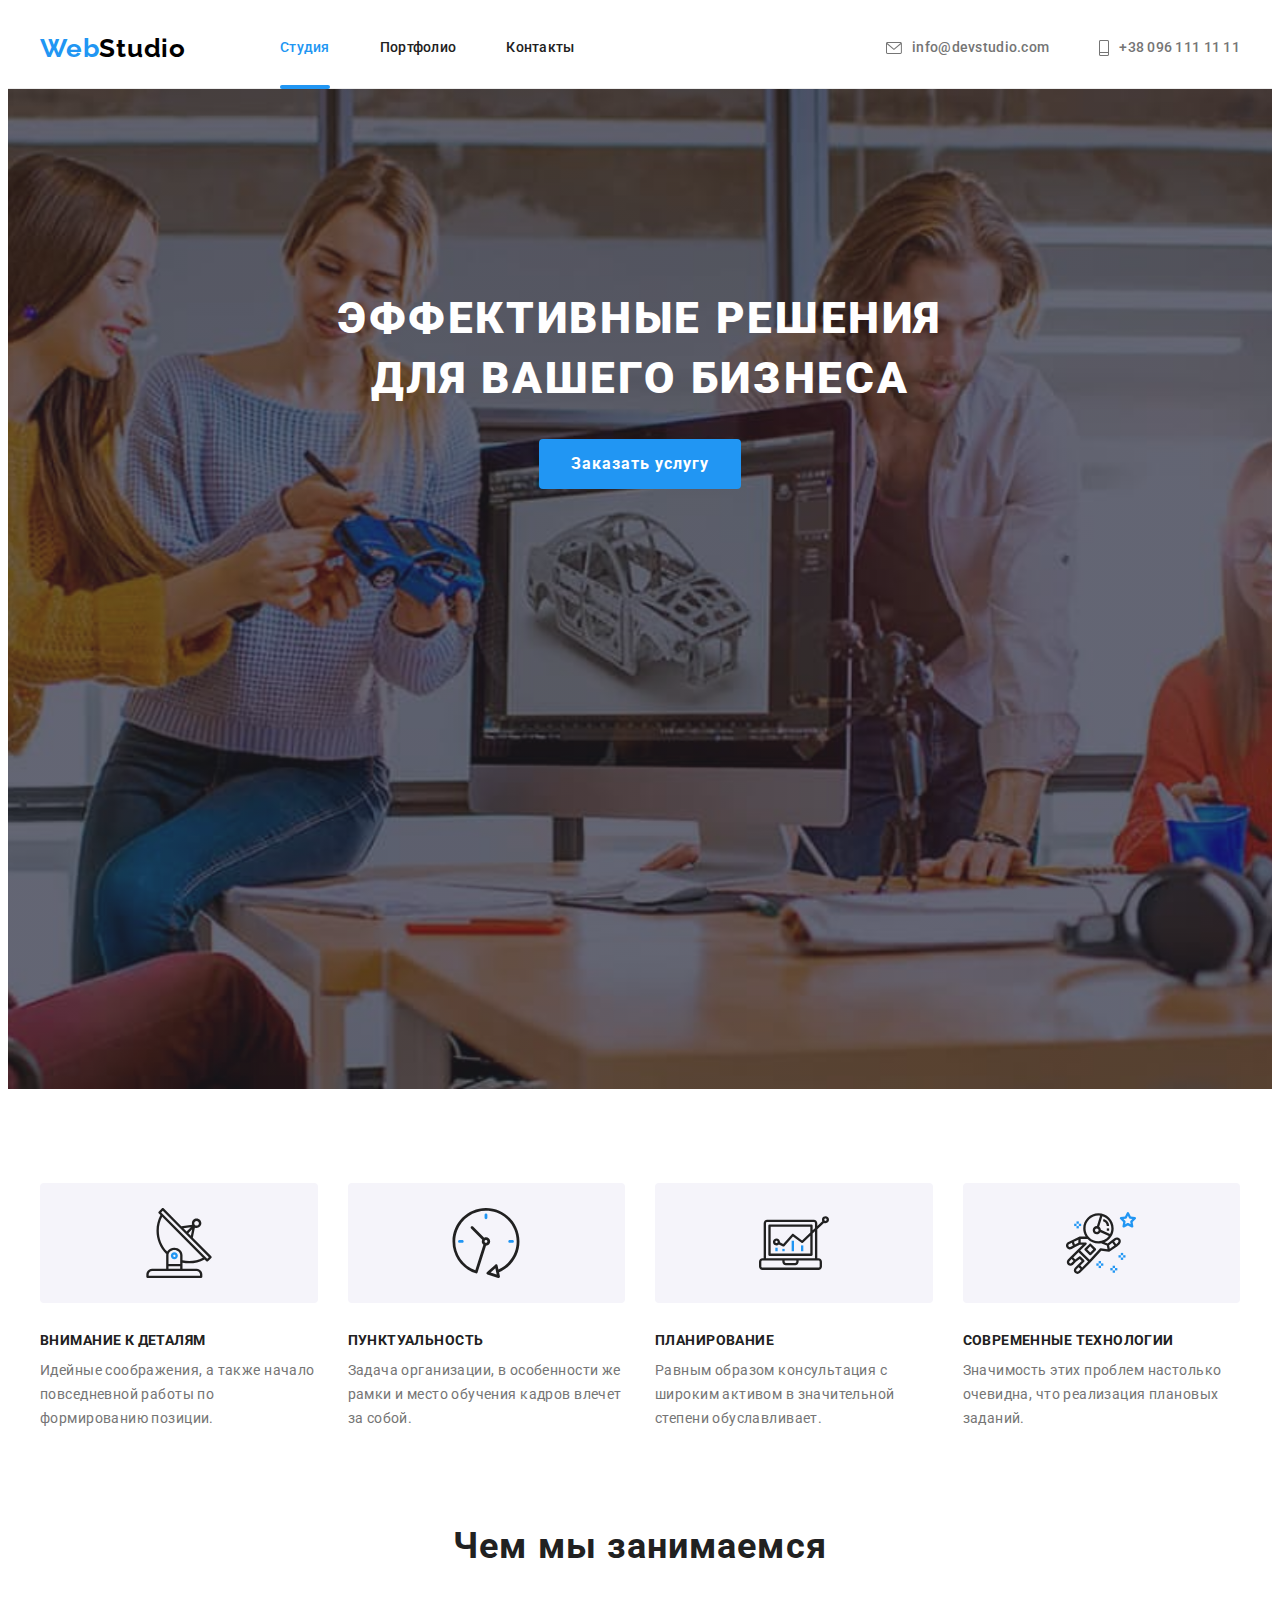
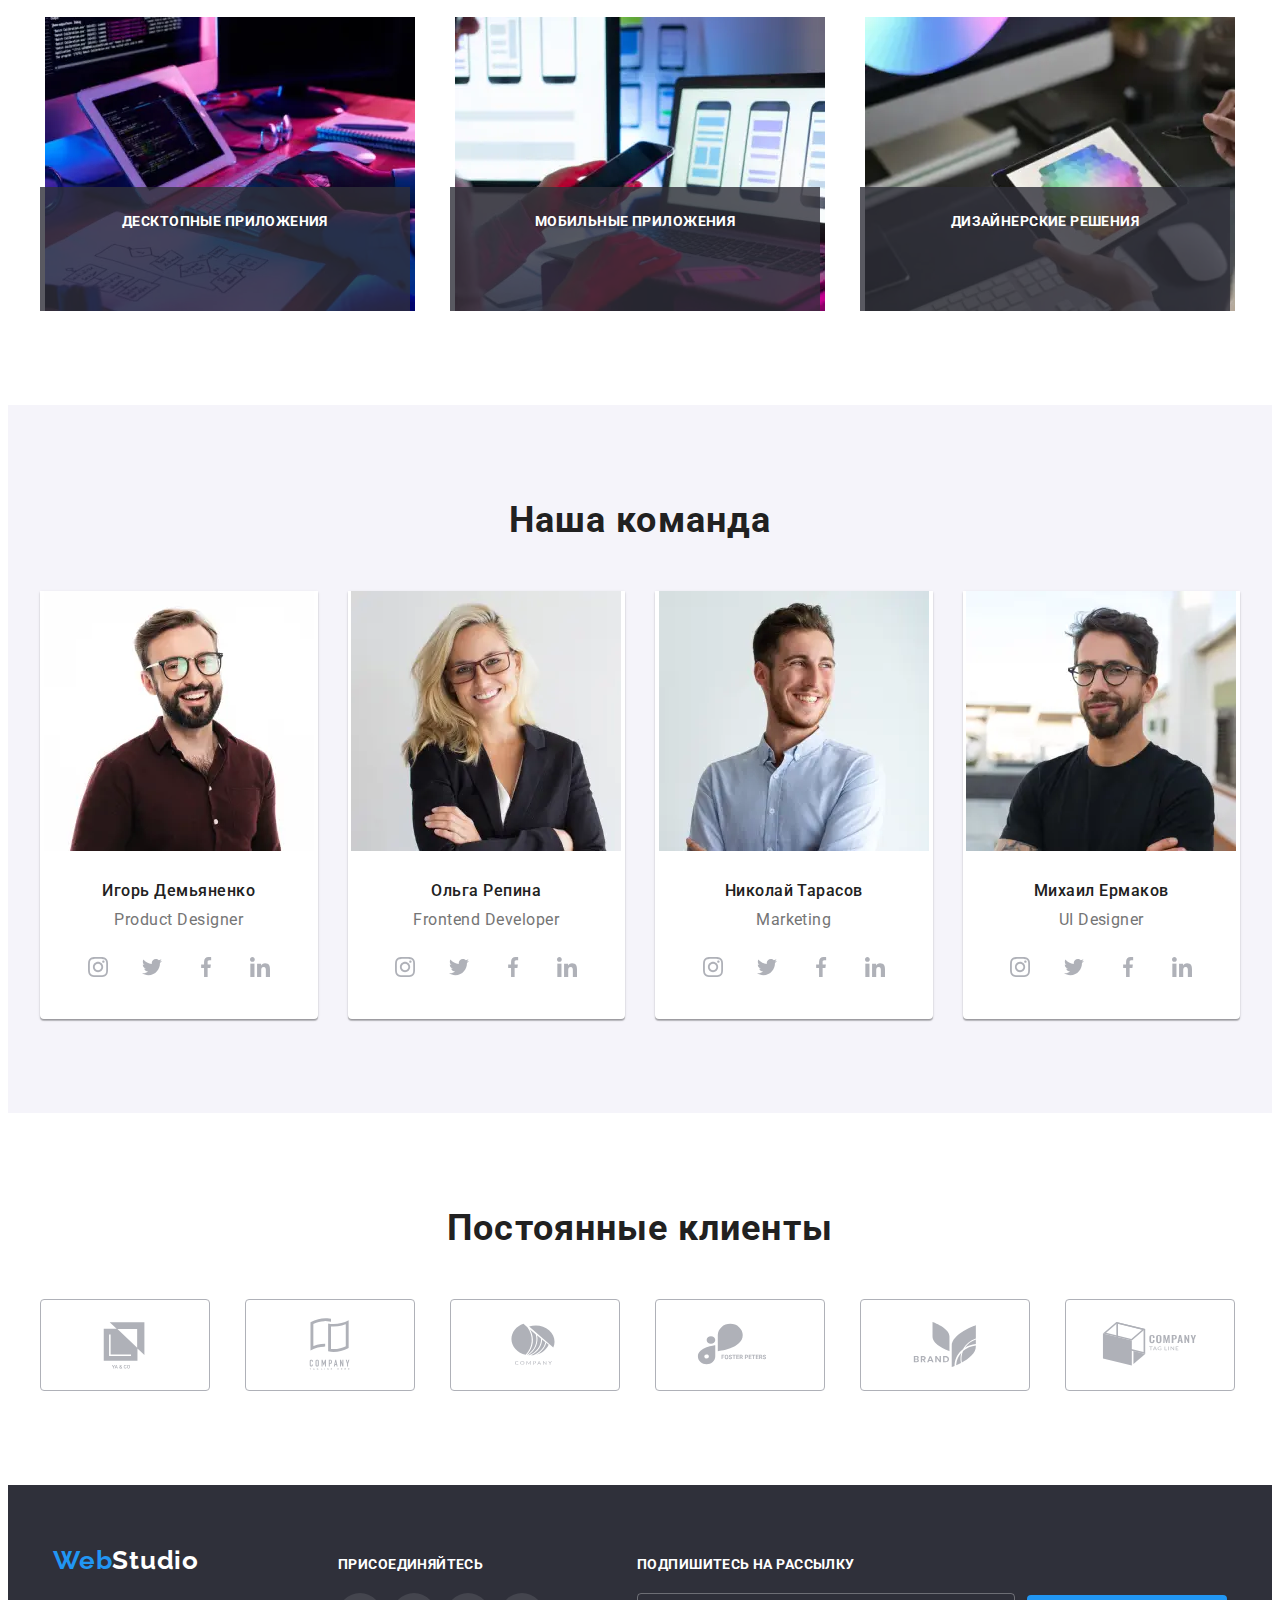
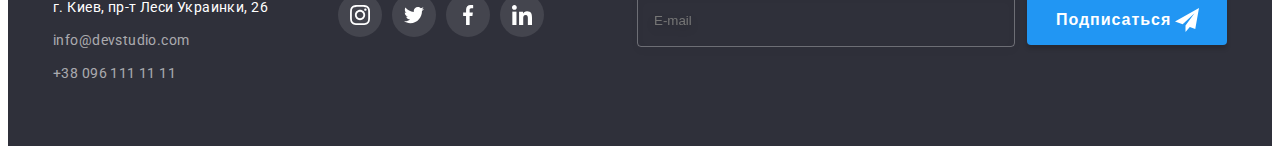
<file: index.html>
<!DOCTYPE html>
<html lang="ru">
  <head>
    <meta charset="UTF-8" />
    <meta http-equiv="X-UA-Compatible" content="IE=edge" />
    <meta name="viewport" content="width=device-width, initial-scale=1.0" />
    <link rel="preconnect" href="https://fonts.googleapis.com" />
    <link rel="preconnect" href="https://fonts.gstatic.com" crossorigin />
    <link
      href="https://fonts.googleapis.com/css2?family=Montserrat:wght@400;700&family=Raleway:wght@700&family=Roboto:wght@400;500;700;900&display=swap"
      rel="stylesheet"
    />
    <link
      rel="stylesheet"
      href="https://cdnjs.cloudflare.com/ajax/libs/modern-normalize/1.1.0/modern-normalize.min.css"
      integrity="sha512-wpPYUAdjBVSE4KJnH1VR1HeZfpl1ub8YT/NKx4PuQ5NmX2tKuGu6U/JRp5y+Y8XG2tV+wKQpNHVUX03MfMFn9Q=="
      crossorigin="anonymous"
      referrerpolicy="no-referrer"
    />
    <link rel="stylesheet" href="./css/main.min.css" />
    <title>WebStudio</title>
  </head>
  <body>
    <!-- header -->
    <header class="header">
      <div class="container">
        <a href="#" class="logo logo__header link"
          ><span class="logo__primary">Web</span
          ><span class="logo__secondary-header">Studio</span></a
        >
        <nav class="navigation">
          <ul class="menu-list list">
            <li class="menu-list__item">
              <a href="./index.html" class="menu-list__link link current">Студия</a>
            </li>
            <li class="menu-list__item">
              <a href="./portfolio.html" class="menu-list__link link">Портфолио</a>
            </li>
            <li class="menu-list__item">
              <a href="" class="menu-list__link link">Контакты</a>
            </li>
          </ul>
        </nav>
        <button type="button" class="menu-open-btn">
          <svg class="menu-open-btn__icon" width="40" height="40">
            <use href="./images/icons.svg#icon-menu_40px"></use>
          </svg>
        </button>
        <ul class="contacts list">
          <li class="contacts__item">
            <a href="mailto:info@devstudio.com" class="contacts__link link">
              <svg class="contacts__mail-icon">
                <use href="./images/icons.svg#icon-mail"></use>
              </svg>
              info@devstudio.com</a
            >
          </li>
          <li class="contacts__item">
            <a href="tel:+380961111111" class="contacts__link link">
              <svg class="contacts__tel-icon">
                <use href="./images/icons.svg#icon-tel"></use>
              </svg>
              +38 096 111 11 11</a
            >
          </li>
        </ul>
      </div>
      <div class="mob-menu is-hidden">
        <div class="container">
          <div class="mob-menu-top">
            <button type="button" class="menu-close-btn">
              <svg class="menu-close-btn__icon" width="40" height="40">
                <use href="./images/icons.svg#icon-close_40px"></use>
              </svg>
            </button>
            <ul class="mob-menu-list list">
              <li class="mob-menu-list__item">
                <a href="./index.html" class="mob-menu-list__link link current">Студия</a>
              </li>
              <li class="mob-menu-list__item">
                <a href="./portfolio.html" class="mob-menu-list__link link">Портфолио</a>
              </li>
              <li class="mob-menu-list__item">
                <a href="#" class="mob-menu-list__link link">Контакты</a>
              </li>
            </ul>
          </div>
          <div class="mob-menu-bottom">
            <ul class="mob-contacts list">
              <li class="mob-contacts__item">
                <a href="tel:+380961111111" class="mob-contacts__tel link"> +38 096 111 11 11</a>
              </li>
              <li class="mob-contacts__item">
                <a href="mailto:info@devstudio.com" class="mob-contacts__mail link">
                  info@devstudio.com</a
                >
              </li>
            </ul>
            <ul class="mob-soc list">
              <li class="mob-soc__item">
                <a href="#" class="mob-soc__link link">Instagram</a>
              </li>
              <li class="mob-soc__item">
                <a href="#" class="mob-soc__link link">Twitter</a>
              </li>
              <li class="mob-soc__item">
                <a href="#" class="mob-soc__link link">Facebook</a>
              </li>
              <li class="mob-soc__item">
                <a href="#" class="mob-soc__link link">LinkedIn</a>
              </li>
            </ul>
          </div>
        </div>
      </div>
    </header>
    <main>
      <!-- hero -->
      <section class="hero">
        <div class="container">
          <h1 class="hero__title">Эффективные решения для вашего бизнеса</h1>
          <button type="button" class="hero__but" data-modal-open>Заказать услугу</button>
        </div>
      </section>
      <!-- skills -->
      <section class="skills section">
        <div class="container">
          <h2 class="section-title visually-hidden">Наши навыки</h2>
          <ul class="skills__list list">
            <li class="skills__item">
              <div class="skills__logo">
                <svg class="skills__icon" width="70" height="70">
                  <use href="./images/icons.svg#icon-antena"></use>
                </svg>
              </div>
              <h3 class="skills__subtitle">Внимание к деталям</h3>
              <p class="skills__text">
                Идейные соображения, а также начало повседневной работы по формированию позиции.
              </p>
            </li>
            <li class="skills__item">
              <div class="skills__logo">
                <svg class="skills__icon" width="70" height="70">
                  <use href="./images/icons.svg#icon-clock"></use>
                </svg>
              </div>
              <h3 class="skills__subtitle">Пунктуальность</h3>
              <p class="skills__text">
                Задача организации, в особенности же рамки и место обучения кадров влечет за собой.
              </p>
            </li>
            <li class="skills__item">
              <div class="skills__logo">
                <svg class="skills__icon" width="70" height="70">
                  <use href="./images/icons.svg#icon-diagram"></use>
                </svg>
              </div>
              <h3 class="skills__subtitle">Планирование</h3>
              <p class="skills__text">
                Равным образом консультация с широким активом в значительной степени обуславливает.
              </p>
            </li>
            <li class="skills__item">
              <div class="skills__logo">
                <svg class="skills__icon" width="70" height="70">
                  <use href="./images/icons.svg#icon-astronaut"></use>
                </svg>
              </div>
              <h3 class="skills__subtitle">Современные технологии</h3>
              <p class="skills__text">
                Значимость этих проблем настолько очевидна, что реализация плановых заданий.
              </p>
            </li>
          </ul>
        </div>
      </section>
      <!-- PRODUCTS -->
      <section class="products">
        <div class="container">
          <h2 class="section-title">Чем мы занимаемся</h2>
          <ul class="products__list list">
            <li class="products__item">
              <div class="products__box">
                <picture>
                  <source
                    srcset="./images/products/box1.webp 1x, ./images/products/box1@2x.webp 2x"
                    media="(min-width: 1200px)"
                    type="image/webp"
                  />
                  <source
                    srcset="./images/products/box1.jpg 1x, ./images/products/box1@2x.jpg 2x"
                    media="(min-width: 1200px)"
                  />
                  <img src="#" alt="Специалист набирает код" />
                </picture>
                <h3 class="products__label">Десктопные приложения</h3>
              </div>
            </li>
            <li class="products__item">
              <div class="products__box">
                <picture>
                  <source
                    srcset="./images/products/box2.webp 1x, ./images/products/box2@2x.webp 2x"
                    media="(min-width: 1200px)"
                    type="image/webp"
                  />
                  <source
                    srcset="./images/products/box2.jpg 1x, ./images/products/box2@2x.jpg 2x"
                    media="(min-width: 1200px)"
                  />
                  <img src="#" alt="Специалист анализирует товар" />
                </picture>
                <h3 class="products__label">Мобильные приложения</h3>
              </div>
            </li>
            <li class="products__item">
              <div class="products__box">
                <picture>
                  <source
                    srcset="./images/products/box3.webp 1x, ./images/products/box3@2x.webp 2x"
                    media="(min-width: 1200px)"
                    type="image/webp"
                  />
                  <source
                    srcset="./images/products/box3.jpg 1x, ./images/products/box3@2x.jpg 2x"
                    media="(min-width: 1200px)"
                  />
                  <img src="#" alt="Специалист занимается дизайном" />
                </picture>
                <h3 class="products__label">Дизайнерские решения</h3>
              </div>
            </li>
          </ul>
        </div>
      </section>
      <!-- specialist -->
      <section class="specialist section">
        <div class="container">
          <h2 class="section-title">Наша команда</h2>
          <ul class="specialist__list list">
            <li class="specialist__item">
              <picture>
                <source
                  srcset="
                    ./images/specialists/photo1-desktop.webp    1x,
                    ./images/specialists/photo1-desktop@2x.webp 2x
                  "
                  media="(min-width: 1200px)"
                  type="image/webp"
                />
                <source
                  srcset="
                    ./images/specialists/photo1-desktop.jpg    1x,
                    ./images/specialists/photo1-desktop@2x.jpg 2x
                  "
                  media="(min-width: 1200px)"
                />
                <source
                  srcset="
                    ./images/specialists/photo1-tablet.webp    1x,
                    ./images/specialists/photo1-tablet@2x.webp 2x
                  "
                  media="(min-width: 768px)"
                  type="image/webp"
                />
                <source
                  srcset="
                    ./images/specialists/photo1-tablet.jpg    1x,
                    ./images/specialists/photo1-tablet@2x.jpg 2x
                  "
                  media="(min-width: 768px)"
                />
                <source
                  srcset="
                    ./images/specialists/photo1-mob.webp    1x,
                    ./images/specialists/photo1-mob@2x.webp 2x
                  "
                  media="(min-width: 480px)"
                  type="image/webp"
                />
                <source
                  srcset="
                    ./images/specialists/photo1-mob.jpg    1x,
                    ./images/specialists/photo1-mob@2x.jpg 2x
                  "
                  media="(min-width: 480px)"
                />
                <img
                  class="specialists__photo"
                  src="./images/specialists/photo1-mob.jpg"
                  alt="Фото специалиста"
                />
              </picture>
              <div class="specialist__card">
                <h3 class="specialist__name">Игорь Демьяненко</h3>
                <p lang="en" class="specialist__profession">Product Designer</p>
                <ul class="social-list list">
                  <li class="social-list__item">
                    <a href="#" class="social-list__link">
                      <svg class="social-list__icon" width="20" height="20">
                        <use href="./images/icons.svg#icon-instagram"></use>
                      </svg>
                    </a>
                  </li>
                  <li class="social-list__item">
                    <a href="#" class="social-list__link">
                      <svg class="social-list__icon" width="20" height="20">
                        <use href="./images/icons.svg#icon-twitter"></use>
                      </svg>
                    </a>
                  </li>
                  <li class="social-list__item">
                    <a href="#" class="social-list__link">
                      <svg class="social-list__icon" width="20" height="20">
                        <use href="./images/icons.svg#icon-facebook"></use>
                      </svg>
                    </a>
                  </li>
                  <li class="social-list__item">
                    <a href="#" class="social-list__link">
                      <svg class="social-list__icon" width="20" height="20">
                        <use href="./images/icons.svg#icon-linkedin"></use>
                      </svg>
                    </a>
                  </li>
                </ul>
              </div>
            </li>
            <li class="specialist__item">
              <picture>
                <source
                  srcset="
                    ./images/specialists/photo2-desktop.webp    1x,
                    ./images/specialists/photo2-desktop@2x.webp 2x
                  "
                  media="(min-width: 1200px)"
                  type="image/webp"
                />
                <source
                  srcset="
                    ./images/specialists/photo2-desktop.jpg    1x,
                    ./images/specialists/photo2-desktop@2x.jpg 2x
                  "
                  media="(min-width: 1200px)"
                />
                <source
                  srcset="
                    ./images/specialists/photo2-tablet.webp    1x,
                    ./images/specialists/photo2-tablet@2x.webp 2x
                  "
                  media="(min-width: 768px)"
                  type="image/webp"
                />
                <source
                  srcset="
                    ./images/specialists/photo2-tablet.jpg    1x,
                    ./images/specialists/photo2-tablet@2x.jpg 2x
                  "
                  media="(min-width: 768px)"
                />
                <source
                  srcset="
                    ./images/specialists/photo2-mob.webp    1x,
                    ./images/specialists/photo2-mob@2x.webp 2x
                  "
                  media="(min-width: 480px)"
                  type="image/webp"
                />
                <source
                  srcset="
                    ./images/specialists/photo2-mob.jpg    1x,
                    ./images/specialists/photo2-mob@2x.jpg 2x
                  "
                  media="(min-width: 480px)"
                />
                <img
                  class="specialists__photo"
                  src="./images/specialists/photo2-mob.jpg"
                  alt="Фото специалиста"
                />
              </picture>
              <div class="specialist__card">
                <h3 class="specialist__name">Ольга Репина</h3>
                <p lang="en" class="specialist__profession">Frontend Developer</p>
                <ul class="social-list list">
                  <li class="social-list__item">
                    <a href="#" class="social-list__link">
                      <svg class="social-list__icon" width="20" height="20">
                        <use href="./images/icons.svg#icon-instagram"></use>
                      </svg>
                    </a>
                  </li>
                  <li class="social-list__item">
                    <a href="#" class="social-list__link">
                      <svg class="social-list__icon" width="20" height="20">
                        <use href="./images/icons.svg#icon-twitter"></use>
                      </svg>
                    </a>
                  </li>
                  <li class="social-list__item">
                    <a href="#" class="social-list__link">
                      <svg class="social-list__icon" width="20" height="20">
                        <use href="./images/icons.svg#icon-facebook"></use>
                      </svg>
                    </a>
                  </li>
                  <li class="social-list__item">
                    <a href="#" class="social-list__link">
                      <svg class="social-list__icon" width="20" height="20">
                        <use href="./images/icons.svg#icon-linkedin"></use>
                      </svg>
                    </a>
                  </li>
                </ul>
              </div>
            </li>
            <li class="specialist__item">
              <picture>
                <source
                  srcset="
                    ./images/specialists/photo3-desktop.webp    1x,
                    ./images/specialists/photo3-desktop@2x.webp 2x
                  "
                  media="(min-width: 1200px)"
                  type="image/webp"
                />
                <source
                  srcset="
                    ./images/specialists/photo3-desktop.jpg    1x,
                    ./images/specialists/photo3-desktop@2x.jpg 2x
                  "
                  media="(min-width: 1200px)"
                />
                <source
                  srcset="
                    ./images/specialists/photo3-tablet.webp    1x,
                    ./images/specialists/photo3-tablet@2x.webp 2x
                  "
                  media="(min-width: 768px)"
                  type="image/webp"
                />
                <source
                  srcset="
                    ./images/specialists/photo3-tablet.jpg    1x,
                    ./images/specialists/photo3-tablet@2x.jpg 2x
                  "
                  media="(min-width: 768px)"
                />
                <source
                  srcset="
                    ./images/specialists/photo3-mob.webp    1x,
                    ./images/specialists/photo3-mob@2x.webp 2x
                  "
                  media="(min-width: 480px)"
                  type="image/webp"
                />
                <source
                  srcset="
                    ./images/specialists/photo3-mob.jpg    1x,
                    ./images/specialists/photo3-mob@2x.jpg 2x
                  "
                  media="(min-width: 480px)"
                />
                <img
                  class="specialists__photo"
                  src="./images/specialists/photo3-mob.jpg"
                  alt="Фото специалиста"
                />
              </picture>
              <div class="specialist__card">
                <h3 class="specialist__name">Николай Тарасов</h3>
                <p lang="en" class="specialist__profession">Marketing</p>
                <ul class="social-list list">
                  <li class="social-list__item">
                    <a href="#" class="social-list__link">
                      <svg class="social-list__icon" width="20" height="20">
                        <use href="./images/icons.svg#icon-instagram"></use>
                      </svg>
                    </a>
                  </li>
                  <li class="social-list__item">
                    <a href="#" class="social-list__link">
                      <svg class="social-list__icon" width="20" height="20">
                        <use href="./images/icons.svg#icon-twitter"></use>
                      </svg>
                    </a>
                  </li>
                  <li class="social-list__item">
                    <a href="#" class="social-list__link">
                      <svg class="social-list__icon" width="20" height="20">
                        <use href="./images/icons.svg#icon-facebook"></use>
                      </svg>
                    </a>
                  </li>
                  <li class="social-list__item">
                    <a href="#" class="social-list__link">
                      <svg class="social-list__icon" width="20" height="20">
                        <use href="./images/icons.svg#icon-linkedin"></use>
                      </svg>
                    </a>
                  </li>
                </ul>
              </div>
            </li>
            <li class="specialist__item">
              <picture>
                <source
                  srcset="
                    ./images/specialists/photo4-desktop.webp    1x,
                    ./images/specialists/photo4-desktop@2x.webp 2x
                  "
                  media="(min-width: 1200px)"
                  type="image/webp"
                />
                <source
                  srcset="
                    ./images/specialists/photo4-desktop.jpg    1x,
                    ./images/specialists/photo4-desktop@2x.jpg 2x
                  "
                  media="(min-width: 1200px)"
                />
                <source
                  srcset="
                    ./images/specialists/photo4-tablet.webp    1x,
                    ./images/specialists/photo4-tablet@2x.webp 2x
                  "
                  media="(min-width: 768px)"
                  type="image/webp"
                />
                <source
                  srcset="
                    ./images/specialists/photo4-tablet.jpg    1x,
                    ./images/specialists/photo4-tablet@2x.jpg 2x
                  "
                  media="(min-width: 768px)"
                />
                <source
                  srcset="
                    ./images/specialists/photo4-mob.webp    1x,
                    ./images/specialists/photo4-mob@2x.webp 2x
                  "
                  media="(min-width: 480px)"
                  type="image/webp"
                />
                <source
                  srcset="
                    ./images/specialists/photo4-mob.jpg    1x,
                    ./images/specialists/photo4-mob@2x.jpg 2x
                  "
                  media="(min-width: 480px)"
                />
                <img
                  class="specialists__photo"
                  src="./images/specialists/photo4-mob.jpg"
                  alt="Фото специалиста"
                />
              </picture>
              <div class="specialist__card">
                <h3 class="specialist__name">Михаил Ермаков</h3>
                <p lang="en" class="specialist__profession">UI Designer</p>
                <ul class="social-list list">
                  <li class="social-list__item">
                    <a href="#" class="social-list__link">
                      <svg class="social-list__icon" width="20" height="20">
                        <use href="./images/icons.svg#icon-instagram"></use>
                      </svg>
                    </a>
                  </li>
                  <li class="social-list__item">
                    <a href="#" class="social-list__link">
                      <svg class="social-list__icon" width="20" height="20">
                        <use href="./images/icons.svg#icon-twitter"></use>
                      </svg>
                    </a>
                  </li>
                  <li class="social-list__item">
                    <a href="#" class="social-list__link">
                      <svg class="social-list__icon" width="20" height="20">
                        <use href="./images/icons.svg#icon-facebook"></use>
                      </svg>
                    </a>
                  </li>
                  <li class="social-list__item">
                    <a href="#" class="social-list__link">
                      <svg class="social-list__icon" width="20" height="20">
                        <use href="./images/icons.svg#icon-linkedin"></use>
                      </svg>
                    </a>
                  </li>
                </ul>
              </div>
            </li>
          </ul>
        </div>
      </section>
      <!--clients-->
      <section class="client section">
        <div class="container">
          <h2 class="section-title">Постоянные клиенты</h2>
          <ul class="client__list list">
            <li class="client__item">
              <a href="#" class="client__link">
                <svg class="client__icon" width="106" height="60">
                  <use href="./images/icons.svg#icon-Logo-1"></use>
                </svg>
              </a>
            </li>
            <li class="client__item">
              <a href="#" class="client__link">
                <svg class="client__icon" width="106" height="60">
                  <use href="./images/icons.svg#icon-Logo-2"></use>
                </svg>
              </a>
            </li>
            <li class="client__item">
              <a href="#" class="client__link">
                <svg class="client__icon" width="106" height="60">
                  <use href="./images/icons.svg#icon-Logo-3"></use>
                </svg>
              </a>
            </li>
            <li class="client__item">
              <a href="#" class="client__link">
                <svg class="client__icon" width="106" height="60">
                  <use href="./images/icons.svg#icon-Logo-4"></use>
                </svg>
              </a>
            </li>
            <li class="client__item">
              <a href="#" class="client__link">
                <svg class="client__icon" width="106" height="60">
                  <use href="./images/icons.svg#icon-Logo-5"></use>
                </svg>
              </a>
            </li>
            <li class="client__item">
              <a href="#" class="client__link">
                <svg class="client__icon" width="106" height="60">
                  <use href="./images/icons.svg#icon-Logo-6"></use>
                </svg>
              </a>
            </li>
          </ul>
        </div>
      </section>
    </main>
    <!--footer-->
    <footer class="footer">
      <div class="container footer__container">
        <div class="footer__address">
          <a href="#" class="logo header-logo link"
            ><span class="logo__primary">Web</span
            ><span class="logo__secondary-footer">Studio</span></a
          >
          <address class="address">
            <ul class="address__list list">
              <li class="address__item">
                <a
                  href="https://goo.gl/maps/DNsTmjr46QaXx8pC7"
                  target="_blank"
                  rel="noopener, noindex, nofollow"
                  class="address__map link"
                  >г. Киев, пр-т Леси Украинки, 26</a
                >
              </li>
              <li class="address__item">
                <a href="mailto:info@devstudio.com" class="address__connection link"
                  >info@devstudio.com</a
                >
              </li>
              <li class="address__item">
                <a href="tel:+380961111111" class="address__connection link">+38 096 111 11 11</a>
              </li>
            </ul>
          </address>
        </div>
        <div class="footer-soc">
          <h3 class="footer-soc__title">присоединяйтесь</h3>
          <ul class="footer-soc__list list">
            <li class="footer-soc__item">
              <a href="#" class="footer-soc__link">
                <svg class="footer-soc__icon" width="20" height="20">
                  <use href="./images/icons.svg#icon-instagram"></use>
                </svg>
              </a>
            </li>
            <li class="footer-soc__item">
              <a href="#" class="footer-soc__link">
                <svg class="footer-soc__icon" width="20" height="20">
                  <use href="./images/icons.svg#icon-twitter"></use>
                </svg>
              </a>
            </li>
            <li class="footer-soc__item">
              <a href="#" class="footer-soc__link">
                <svg class="footer-soc__icon" width="20" height="20">
                  <use href="./images/icons.svg#icon-facebook"></use>
                </svg>
              </a>
            </li>
            <li class="footer-soc__item">
              <a href="#" class="footer-soc__link">
                <svg class="footer-soc__icon" width="20" height="20">
                  <use href="./images/icons.svg#icon-linkedin"></use>
                </svg>
              </a>
            </li>
          </ul>
        </div>
        <div class="subscription">
          <h3 class="subscription__title">Подпишитесь на рассылку</h3>
          <form class="subscription__form">
            <input
              type="email"
              name="email"
              class="subscription__email-input"
              placeholder="E-mail"
              required
            />
            <div class="subscription-wrap">
              <button type="submit" class="subscription__but">Подписаться</button>
              <svg class="subscription__icon" width="24" height="24">
                <use href="./images/icons.svg#icon-icon-send"></use>
              </svg>
            </div>
          </form>
        </div>
      </div>
    </footer>
    <!--modal-hero-studia-->
    <div class="backdrop is-hidden" data-modal>
      <div class="modal">
        <button type="button" class="modal-close-but" data-modal-close>
          <svg class="modal-close-icon" width="18" height="18">
            <use href="./images/icons.svg#icon-close-black-18dp-2-1"></use>
          </svg>
        </button>
        <p class="modal-title">Оставьте свои данные, мы вам перезвоним</p>
        <form>
          <div class="modal-field">
            <label class="modal-label" for="username">Имя</label>
            <div class="modal-input-wrap">
              <input
                type="text"
                name="username"
                class="modal-input"
                autofocus
                required
                minlength="2"
                id="username"
              />
              <svg class="modal-input-icon" width="18" height="18">
                <use href="./images/icons.svg#icon-person-black-18dp-1"></use>
              </svg>
            </div>
          </div>

          <div class="modal-field">
            <label class="modal-label" for="phone_number">Телефон</label>
            <div class="modal-input-wrap">
              <input
                type="tel"
                name="phone_number"
                class="modal-input"
                required
                minlength="6"
                id="phone_number"
              />
              <svg class="modal-input-icon" width="18" height="18">
                <use href="./images/icons.svg#icon-phone-black-18dp-1"></use>
              </svg>
            </div>
          </div>
          <div class="modal-field">
            <label class="modal-label" for="email">Почта</label>
            <div class="modal-input-wrap">
              <input type="email" name="email" class="modal-input" required id="email" />
              <svg class="modal-input-icon" width="18" height="18">
                <use href="./images/icons.svg#icon-email-black-18dp-1"></use>
              </svg>
            </div>
          </div>
          <div class="modal-field textarea">
            <label class="modal-label">Комментарий</label>
            <textarea
              name="Комментарий"
              rows="10"
              placeholder="Введите текст"
              class="textarea__text"
            ></textarea>
          </div>
          <div class="modal-checkbox">
            <input
              type="checkbox"
              class="modal-checkbox__check visually-hidden"
              id="modal-checkbox__check"
              name="policy"
              value="policy"
            />
            <label for="modal-checkbox__check" class="modal-checkbox__text"
              >Соглашаюсь с рассылкой и принимаю
              <a href="#" class="modal-checkbox__link"> Условия договора</a></label
            >
          </div>
          <button type="submit" class="modal-but">Отправить</button>
        </form>
      </div>
    </div>
    <script src="./js/modal.js"></script>
    <script src="./js/menu.js"></script>
  </body>
</html>
</file>
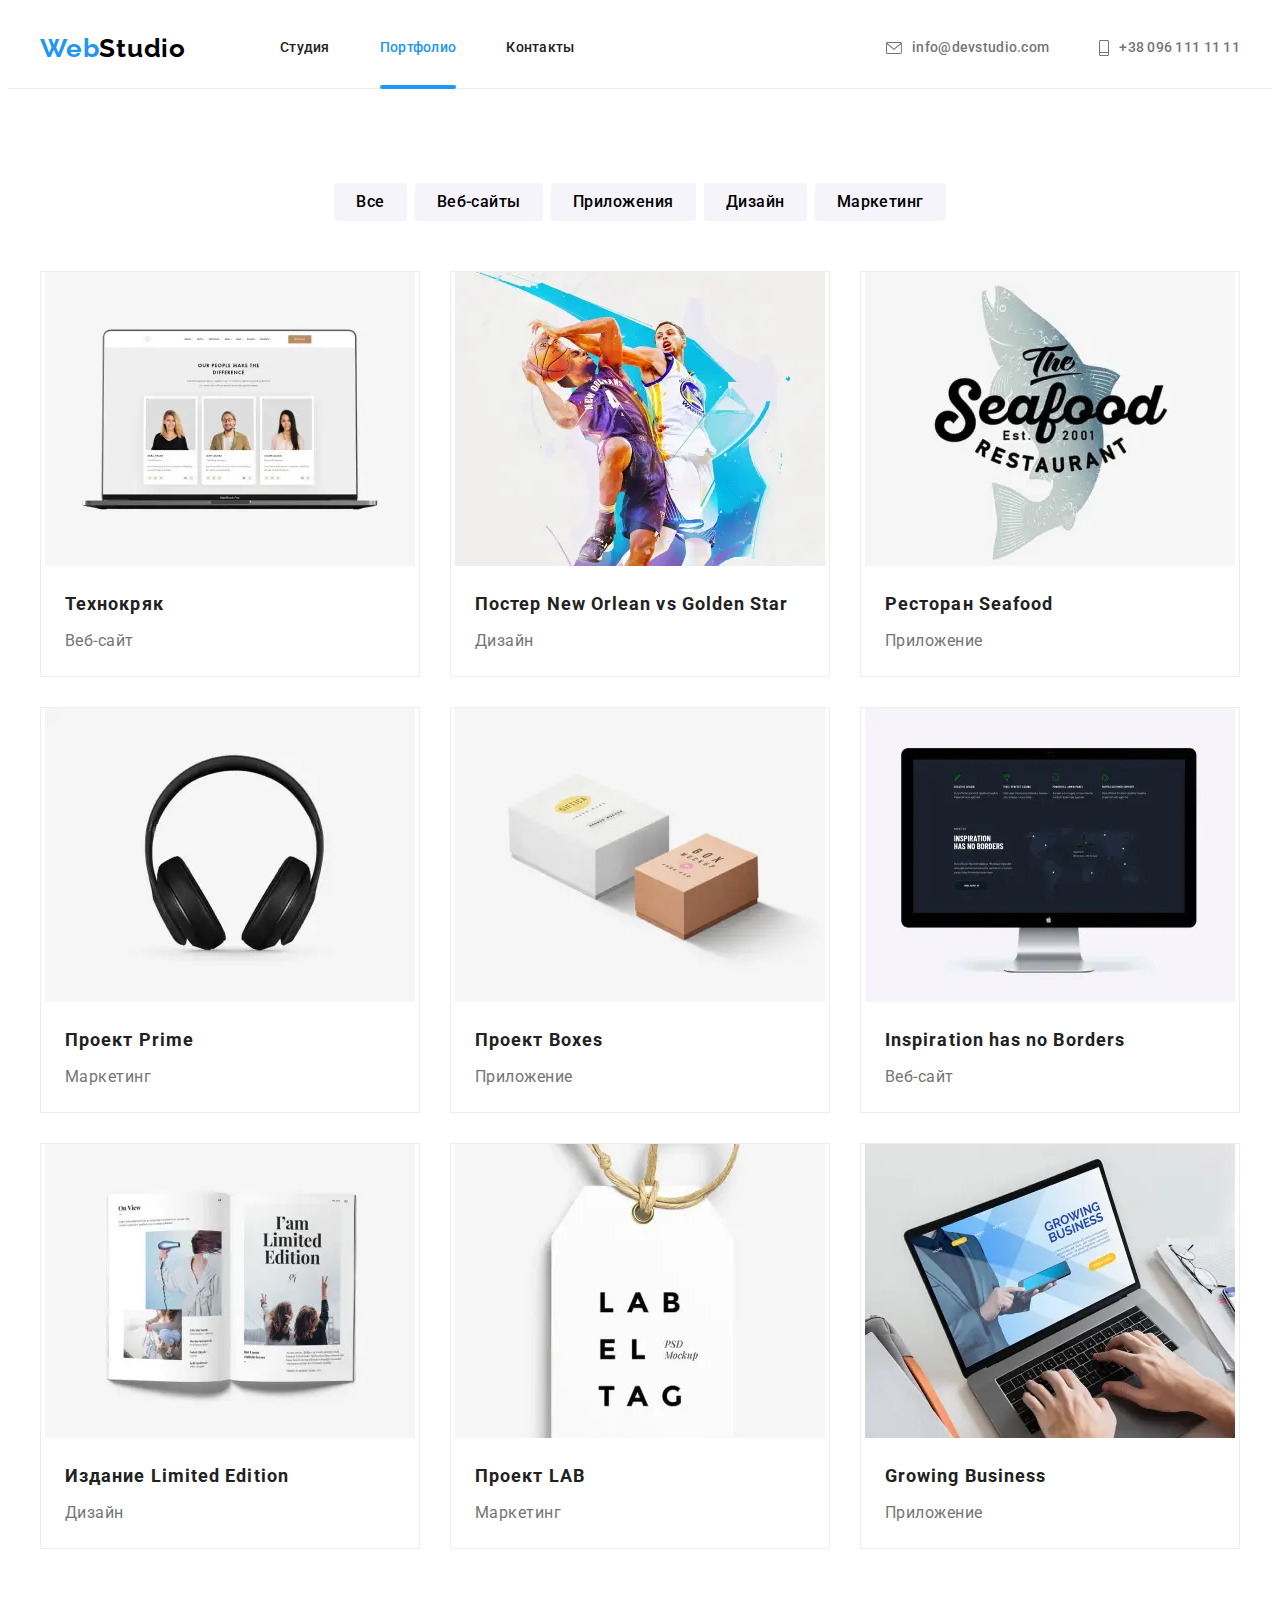
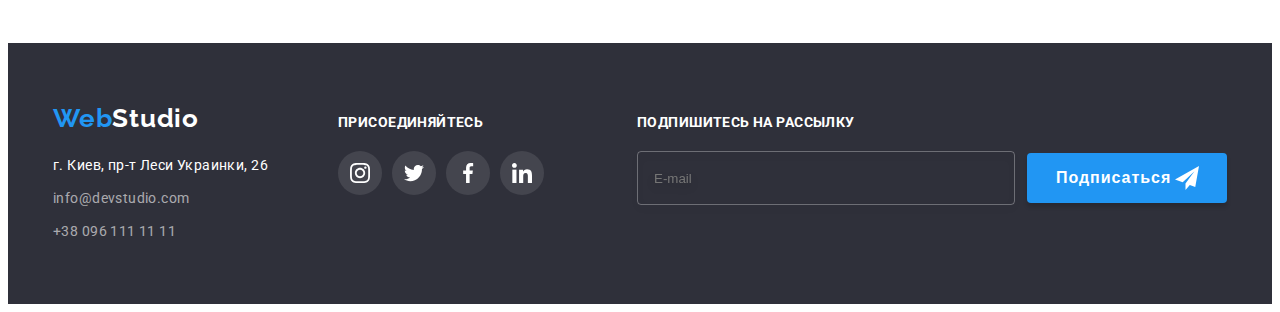
<file: portfolio.html>
<!DOCTYPE html>
<html lang="ru">
  <head>
    <meta charset="UTF-8" />
    <meta http-equiv="X-UA-Compatible" content="IE=edge" />
    <meta name="viewport" content="width=device-width, initial-scale=1.0" />
    <link rel="preconnect" href="https://fonts.googleapis.com" />
    <link rel="preconnect" href="https://fonts.gstatic.com" crossorigin />
    <link
      href="https://fonts.googleapis.com/css2?family=Montserrat:wght@400;700&family=Raleway:wght@700&family=Roboto:wght@400;500;700;900&display=swap"
      rel="stylesheet"
    />
    <link
      rel="stylesheet"
      href="https://cdnjs.cloudflare.com/ajax/libs/modern-normalize/1.1.0/modern-normalize.min.css"
      integrity="sha512-wpPYUAdjBVSE4KJnH1VR1HeZfpl1ub8YT/NKx4PuQ5NmX2tKuGu6U/JRp5y+Y8XG2tV+wKQpNHVUX03MfMFn9Q=="
      crossorigin="anonymous"
      referrerpolicy="no-referrer"
    />
    <link rel="stylesheet" href="./css/main.min.css" />
    <title>Portfolio</title>
  </head>
  <body>
    <!-- header -->
    <header class="header">
      <div class="container">
        <a href="#" class="logo logo__header link"
          ><span class="logo__primary">Web</span
          ><span class="logo__secondary-header">Studio</span></a
        >
        <nav class="navigation">
          <ul class="menu-list list">
            <li class="menu-list__item">
              <a href="./index.html" class="menu-list__link link">Студия</a>
            </li>
            <li class="menu-list__item">
              <a href="./portfolio.html" class="menu-list__link link current">Портфолио</a>
            </li>
            <li class="menu-list__item">
              <a href="#" class="menu-list__link link">Контакты</a>
            </li>
          </ul>
        </nav>
        <button type="button" class="menu-open-btn">
          <svg class="menu-open-btn__icon" width="40" height="40">
            <use href="./images/icons.svg#icon-menu_40px"></use>
          </svg>
        </button>
        <ul class="contacts list">
          <li class="contacts__item">
            <a href="mailto:info@devstudio.com" class="contacts__link link">
              <svg class="contacts__mail-icon" width="16" height="12">
                <use href="./images/icons.svg#icon-mail"></use>
              </svg>
              info@devstudio.com</a
            >
          </li>
          <li class="contacts__item">
            <a href="tel:+380961111111" class="contacts__link link">
              <svg class="contacts__tel-icon" width="10" height="16">
                <use href="./images/icons.svg#icon-tel"></use>
              </svg>
              +38 096 111 11 11</a
            >
          </li>
        </ul>
      </div>
      <div class="mob-menu is-hidden">
        <div class="container">
          <div class="mob-menu-top">
            <button type="button" class="menu-close-btn">
              <svg class="menu-close-btn__icon" width="40" height="40">
                <use href="./images/icons.svg#icon-close_40px"></use>
              </svg>
            </button>
            <ul class="mob-menu-list list">
              <li class="mob-menu-list__item">
                <a href="./index.html" class="mob-menu-list__link link">Студия</a>
              </li>
              <li class="mob-menu-list__item">
                <a href="./portfolio.html" class="mob-menu-list__link link current">Портфолио</a>
              </li>
              <li class="mob-menu-list__item">
                <a href="" class="mob-menu-list__link link">Контакты</a>
              </li>
            </ul>
          </div>
          <div class="mob-menu-bottom">
            <ul class="mob-contacts list">
              <li class="mob-contacts__item">
                <a href="tel:+380961111111" class="mob-contacts__tel link"> +38 096 111 11 11</a>
              </li>
              <li class="mob-contacts__item">
                <a href="mailto:info@devstudio.com" class="mob-contacts__mail link">
                  info@devstudio.com</a
                >
              </li>
            </ul>
            <ul class="mob-soc list">
              <li class="mob-soc__item">
                <a href="#" class="mob-soc__link link">Instagram</a>
              </li>
              <li class="mob-soc__item">
                <a href="#" class="mob-soc__link link">Twitter</a>
              </li>
              <li class="mob-soc__item">
                <a href="#" class="mob-soc__link link">Facebook</a>
              </li>
              <li class="mob-soc__item">
                <a href="#" class="mob-soc__link link">LinkedIn</a>
              </li>
            </ul>
          </div>
        </div>
      </div>
    </header>
    <main>
      <section class="portfolio">
        <div class="container filter">
          <h1 class="visually-hidden">Портфолио</h1>
          <!-- filter -->
          <ul class="filter-list list">
            <li class="filter-item">
              <button type="button" class="filter-but">Все</button>
            </li>
            <li class="filter-item">
              <button type="button" class="filter-but">Веб-сайты</button>
            </li>
            <li class="filter-item">
              <button type="button" class="filter-but">Приложения</button>
            </li>
            <li class="filter-item">
              <button type="button" class="filter-but">Дизайн</button>
            </li>
            <li class="filter-item">
              <button type="button" class="filter-but">Маркетинг</button>
            </li>
          </ul>
          <!-- project -->
          <ul class="project list">
            <li class="project-item">
              <div class="project-top-wrap">
                <picture>
                  <source
                    srcset="
                      ./images/portfolio/portfolio1-desktop.webp    1x,
                      ./images/portfolio/portfolio1-desktop@2x.webp 2x
                    "
                    media="(min-width: 1200px)"
                    type="image/webp"
                  />
                  <source
                    srcset="
                      ./images/portfolio/portfolio1-desktop.jpg    1x,
                      ./images/portfolio/portfolio1-desktop@2x.jpg 2x
                    "
                    media="(min-width: 1200px)"
                  />
                  <source
                    srcset="
                      ./images/portfolio/portfolio1-tablet.webp    1x,
                      ./images/portfolio/portfolio1-tablet@2x.webp 2x
                    "
                    media="(min-width: 768px)"
                    type="image/webp"
                  />
                  <source
                    srcset="
                      ./images/portfolio/portfolio1-tablet.jpg    1x,
                      ./images/portfolio/portfolio1-tablet@2x.jpg 2x
                    "
                    media="(min-width: 768px)"
                  />
                  <source
                    srcset="
                      ./images/portfolio/potrfolio1-mob.webp    1x,
                      ./images/portfolio/potrfolio1-mob@2x.webp 2x
                    "
                    media="(min-width: 480px)"
                    type="image/webp"
                  />
                  <source
                    srcset="
                      ./images/portfolio/potrfolio1-mob.jpg    1x,
                      ./images/portfolio/potrfolio1-mob@2x.jpg 2x
                    "
                    media="(min-width: 480px)"
                  />
                  <img src="./images/portfolio/potrfolio1-mob.jpg" alt="страница веб-сайта" />
                </picture>
                <p class="project-top-text">
                  Ресурс предлагает комплексные предложения с разным уровнем функционала и сервисов.
                  Все это позволит посетителю получить исчерпывающие сведения о компании или частном
                  лице.
                </p>
              </div>
              <div class="project-aside">
                <h2 class="project-title">Технокряк</h2>
                <p class="project-text">Веб-сайт</p>
              </div>
            </li>
            <li class="project-item">
              <div class="project-top-wrap">
                <picture>
                  <source
                    srcset="
                      ./images/portfolio/portfolio2-desktop.webp    1x,
                      ./images/portfolio/portfolio2-desktop@2x.webp 2x
                    "
                    media="(min-width: 1200px)"
                    type="image/webp"
                  />
                  <source
                    srcset="
                      ./images/portfolio/portfolio2-desktop.jpg    1x,
                      ./images/portfolio/portfolio2-desktop@2x.jpg 2x
                    "
                    media="(min-width: 1200px)"
                  />
                  <source
                    srcset="
                      ./images/portfolio/portfolio2-tablet.webp    1x,
                      ./images/portfolio/portfolio2-tablet@2x.webp 2x
                    "
                    media="(min-width: 768px)"
                    type="image/webp"
                  />
                  <source
                    srcset="
                      ./images/portfolio/portfolio2-tablet.jpg    1x,
                      ./images/portfolio/portfolio2-tablet@2x.jpg 2x
                    "
                    media="(min-width: 768px)"
                  />
                  <source
                    srcset="
                      ./images/portfolio/potrfolio2-mob.webp    1x,
                      ./images/portfolio/potrfolio2-mob@2x.webp 2x
                    "
                    media="(min-width: 480px)"
                    type="image/webp"
                  />
                  <source
                    srcset="
                      ./images/portfolio/potrfolio2-mob.jpg    1x,
                      ./images/portfolio/potrfolio2-mob@2x.jpg 2x
                    "
                    media="(min-width: 480px)"
                  />
                  <img src="./images/portfolio/potrfolio2-mob.jpg" alt="игра в баскетбол" />
                </picture>
                <p class="project-top-text">
                  Ресурс предлагает комплексные предложения с разным уровнем функционала и сервисов.
                  Все это позволит посетителю получить исчерпывающие сведения о компании или частном
                  лице.
                </p>
              </div>
              <div class="project-aside">
                <h2 class="project-title">Постер New Orlean vs Golden Star</h2>
                <p class="project-text">Дизайн</p>
              </div>
            </li>
            <li class="project-item">
              <div class="project-top-wrap">
                <picture>
                  <source
                    srcset="
                      ./images/portfolio/portfolio3-desktop.webp    1x,
                      ./images/portfolio/portfolio3-desktop@2x.webp 2x
                    "
                    media="(min-width: 1200px)"
                    type="image/webp"
                  />
                  <source
                    srcset="
                      ./images/portfolio/portfolio3-desktop.jpg    1x,
                      ./images/portfolio/portfolio3-desktop@2x.jpg 2x
                    "
                    media="(min-width: 1200px)"
                  />
                  <source
                    srcset="
                      ./images/portfolio/portfolio3-tablet.webp    1x,
                      ./images/portfolio/portfolio3-tablet@2x.webp 2x
                    "
                    media="(min-width: 768px)"
                    type="image/webp"
                  />
                  <source
                    srcset="
                      ./images/portfolio/portfolio3-tablet.jpg    1x,
                      ./images/portfolio/portfolio3-tablet@2x.jpg 2x
                    "
                    media="(min-width: 768px)"
                  />
                  <source
                    srcset="
                      ./images/portfolio/potrfolio3-mob.webp    1x,
                      ./images/portfolio/potrfolio3-mob@2x.webp 2x
                    "
                    media="(min-width: 480px)"
                    type="image/webp"
                  />
                  <source
                    srcset="
                      ./images/portfolio/potrfolio3-mob.jpg    1x,
                      ./images/portfolio/potrfolio3-mob@2x.jpg 2x
                    "
                    media="(min-width: 480px)"
                  />
                  <img src="./images/portfolio/potrfolio3-mob.jpg" alt="логотоип ресторана" />
                </picture>
                <p class="project-top-text">
                  Ресурс предлагает комплексные предложения с разным уровнем функционала и сервисов.
                  Все это позволит посетителю получить исчерпывающие сведения о компании или частном
                  лице.
                </p>
              </div>
              <div class="project-aside">
                <h2 class="project-title">Ресторан Seafood</h2>
                <p class="project-text">Приложение</p>
              </div>
            </li>
            <li class="project-item">
              <div class="project-top-wrap">
                <picture>
                  <source
                    srcset="
                      ./images/portfolio/portfolio4-desktop.webp    1x,
                      ./images/portfolio/portfolio4-desktop@2x.webp 2x
                    "
                    media="(min-width: 1200px)"
                    type="image/webp"
                  />
                  <source
                    srcset="
                      ./images/portfolio/portfolio4-desktop.jpg    1x,
                      ./images/portfolio/portfolio4-desktop@2x.jpg 2x
                    "
                    media="(min-width: 1200px)"
                  />
                  <source
                    srcset="
                      ./images/portfolio/portfolio4-tablet.webp    1x,
                      ./images/portfolio/portfolio4-tablet@2x.webp 2x
                    "
                    media="(min-width: 768px)"
                    type="image/webp"
                  />
                  <source
                    srcset="
                      ./images/portfolio/portfolio4-tablet.jpg    1x,
                      ./images/portfolio/portfolio4-tablet@2x.jpg 2x
                    "
                    media="(min-width: 768px)"
                  />
                  <source
                    srcset="
                      ./images/portfolio/potrfolio4-mob.webp    1x,
                      ./images/portfolio/potrfolio4-mob@2x.webp 2x
                    "
                    media="(min-width: 480px)"
                    type="image/webp"
                  />
                  <source
                    srcset="
                      ./images/portfolio/potrfolio4-mob.jpg    1x,
                      ./images/portfolio/potrfolio4-mob@2x.jpg 2x
                    "
                    media="(min-width: 480px)"
                  />
                  <img src="./images/portfolio/potrfolio4-mob.jpg" alt="наушники" />
                </picture>
                <p class="project-top-text">
                  Ресурс предлагает комплексные предложения с разным уровнем функционала и сервисов.
                  Все это позволит посетителю получить исчерпывающие сведения о компании или частном
                  лице.
                </p>
              </div>
              <div class="project-aside">
                <h2 class="project-title">Проект Prime</h2>
                <p class="project-text">Маркетинг</p>
              </div>
            </li>
            <li class="project-item">
              <div class="project-top-wrap">
                <picture>
                  <source
                    srcset="
                      ./images/portfolio/portfolio5-desktop.webp    1x,
                      ./images/portfolio/portfolio5-desktop@2x.webp 2x
                    "
                    media="(min-width: 1200px)"
                    type="image/webp"
                  />
                  <source
                    srcset="
                      ./images/portfolio/portfolio5-desktop.jpg    1x,
                      ./images/portfolio/portfolio5-desktop@2x.jpg 2x
                    "
                    media="(min-width: 1200px)"
                  />
                  <source
                    srcset="
                      ./images/portfolio/portfolio5-tablet.webp    1x,
                      ./images/portfolio/portfolio5-tablet@2x.webp 2x
                    "
                    media="(min-width: 768px)"
                    type="image/webp"
                  />
                  <source
                    srcset="
                      ./images/portfolio/portfolio5-tablet.jpg    1x,
                      ./images/portfolio/portfolio5-tablet@2x.jpg 2x
                    "
                    media="(min-width: 768px)"
                  />
                  <source
                    srcset="
                      ./images/portfolio/potrfolio5-mob.webp    1x,
                      ./images/portfolio/potrfolio5-mob@2x.webp 2x
                    "
                    media="(min-width: 480px)"
                    type="image/webp"
                  />
                  <source
                    srcset="
                      ./images/portfolio/potrfolio5-mob.jpg    1x,
                      ./images/portfolio/potrfolio5-mob@2x.jpg 2x
                    "
                    media="(min-width: 480px)"
                  />
                  <img src="./images/portfolio/potrfolio5-mob.jpg" alt="картонные коробки" />
                </picture>
                <p class="project-top-text">
                  Ресурс предлагает комплексные предложения с разным уровнем функционала и сервисов.
                  Все это позволит посетителю получить исчерпывающие сведения о компании или частном
                  лице.
                </p>
              </div>
              <div class="project-aside">
                <h2 class="project-title">Проект Boxes</h2>
                <p class="project-text">Приложение</p>
              </div>
            </li>
            <li class="project-item">
              <div class="project-top-wrap">
                <picture>
                  <source
                    srcset="
                      ./images/portfolio/portfolio6-desktop.webp    1x,
                      ./images/portfolio/portfolio6-desktop@2x.webp 2x
                    "
                    media="(min-width: 1200px)"
                    type="image/webp"
                  />
                  <source
                    srcset="
                      ./images/portfolio/portfolio6-desktop.jpg    1x,
                      ./images/portfolio/portfolio6-desktop@2x.jpg 2x
                    "
                    media="(min-width: 1200px)"
                  />
                  <source
                    srcset="
                      ./images/portfolio/portfolio6-tablet.webp    1x,
                      ./images/portfolio/portfolio6-tablet@2x.webp 2x
                    "
                    media="(min-width: 768px)"
                    type="image/webp"
                  />
                  <source
                    srcset="
                      ./images/portfolio/portfolio6-tablet.jpg    1x,
                      ./images/portfolio/portfolio6-tablet@2x.jpg 2x
                    "
                    media="(min-width: 768px)"
                  />
                  <source
                    srcset="
                      ./images/portfolio/potrfolio6-mob.webp    1x,
                      ./images/portfolio/potrfolio6-mob@2x.webp 2x
                    "
                    media="(min-width: 480px)"
                    type="image/webp"
                  />
                  <source
                    srcset="
                      ./images/portfolio/potrfolio6-mob.jpg    1x,
                      ./images/portfolio/potrfolio6-mob@2x.jpg 2x
                    "
                    media="(min-width: 480px)"
                  />
                  <img src="./images/portfolio/potrfolio6-mob.jpg" alt="страница веб-сайта" />
                </picture>
                <p class="project-top-text">
                  Ресурс предлагает комплексные предложения с разным уровнем функционала и сервисов.
                  Все это позволит посетителю получить исчерпывающие сведения о компании или частном
                  лице.
                </p>
              </div>
              <div class="project-aside">
                <h2 class="project-title">Inspiration has no Borders</h2>
                <p class="project-text">Веб-сайт</p>
              </div>
            </li>
            <li class="project-item">
              <div class="project-top-wrap">
                <picture>
                  <source
                    srcset="
                      ./images/portfolio/portfolio7-desktop.webp    1x,
                      ./images/portfolio/portfolio7-desktop@2x.webp 2x
                    "
                    media="(min-width: 1200px)"
                    type="image/webp"
                  />
                  <source
                    srcset="
                      ./images/portfolio/portfolio7-desktop.jpg    1x,
                      ./images/portfolio/portfolio7-desktop@2x.jpg 2x
                    "
                    media="(min-width: 1200px)"
                  />
                  <source
                    srcset="
                      ./images/portfolio/portfolio7-tablet.webp    1x,
                      ./images/portfolio/portfolio7-tablet@2x.webp 2x
                    "
                    media="(min-width: 768px)"
                    type="image/webp"
                  />
                  <source
                    srcset="
                      ./images/portfolio/portfolio7-tablet.jpg    1x,
                      ./images/portfolio/portfolio7-tablet@2x.jpg 2x
                    "
                    media="(min-width: 768px)"
                  />
                  <source
                    srcset="
                      ./images/portfolio/potrfolio7-mob.webp    1x,
                      ./images/portfolio/potrfolio7-mob@2x.webp 2x
                    "
                    media="(min-width: 480px)"
                    type="image/webp"
                  />
                  <source
                    srcset="
                      ./images/portfolio/potrfolio7-mob.jpg    1x,
                      ./images/portfolio/potrfolio7-mob@2x.jpg 2x
                    "
                    media="(min-width: 480px)"
                  />
                  <img src="./images/portfolio/potrfolio7-mob.jpg" alt="страницы журнала" />
                </picture>
                <p class="project-top-text">
                  Ресурс предлагает комплексные предложения с разным уровнем функционала и сервисов.
                  Все это позволит посетителю получить исчерпывающие сведения о компании или частном
                  лице.
                </p>
              </div>
              <div class="project-aside">
                <h2 class="project-title">Издание Limited Edition</h2>
                <p class="project-text">Дизайн</p>
              </div>
            </li>
            <li class="project-item">
              <div class="project-top-wrap">
                <picture>
                  <source
                    srcset="
                      ./images/portfolio/portfolio8-desktop.webp    1x,
                      ./images/portfolio/portfolio8-desktop@2x.webp 2x
                    "
                    media="(min-width: 1200px)"
                    type="image/webp"
                  />
                  <source
                    srcset="
                      ./images/portfolio/portfolio8-desktop.jpg    1x,
                      ./images/portfolio/portfolio8-desktop@2x.jpg 2x
                    "
                    media="(min-width: 1200px)"
                  />
                  <source
                    srcset="
                      ./images/portfolio/portfolio8-tablet.webp    1x,
                      ./images/portfolio/portfolio8-tablet@2x.webp 2x
                    "
                    media="(min-width: 768px)"
                    type="image/webp"
                  />
                  <source
                    srcset="
                      ./images/portfolio/portfolio8-tablet.jpg    1x,
                      ./images/portfolio/portfolio8-tablet@2x.jpg 2x
                    "
                    media="(min-width: 768px)"
                  />
                  <source
                    srcset="
                      ./images/portfolio/potrfolio8-mob.webp    1x,
                      ./images/portfolio/potrfolio8-mob@2x.webp 2x
                    "
                    media="(min-width: 480px)"
                    type="image/webp"
                  />
                  <source
                    srcset="
                      ./images/portfolio/potrfolio8-mob.jpg    1x,
                      ./images/portfolio/potrfolio8-mob@2x.jpg 2x
                    "
                    media="(min-width: 480px)"
                  />
                  <img src="./images/portfolio/potrfolio8-mob.jpg" alt="рекламная листовка" />
                </picture>
                <p class="project-top-text">
                  Ресурс предлагает комплексные предложения с разным уровнем функционала и сервисов.
                  Все это позволит посетителю получить исчерпывающие сведения о компании или частном
                  лице.
                </p>
              </div>
              <div class="project-aside">
                <h2 class="project-title">Проект LAB</h2>
                <p class="project-text">Маркетинг</p>
              </div>
            </li>
            <li class="project-item">
              <div class="project-top-wrap">
                <picture>
                  <source
                    srcset="
                      ./images/portfolio/portfolio9-desktop.webp    1x,
                      ./images/portfolio/portfolio9-desktop@2x.webp 2x
                    "
                    media="(min-width: 1200px)"
                    type="image/webp"
                  />
                  <source
                    srcset="
                      ./images/portfolio/portfolio9-desktop.jpg    1x,
                      ./images/portfolio/portfolio9-desktop@2x.jpg 2x
                    "
                    media="(min-width: 1200px)"
                  />
                  <source
                    srcset="
                      ./images/portfolio/portfolio9-tablet.webp    1x,
                      ./images/portfolio/portfolio9-tablet@2x.webp 2x
                    "
                    media="(min-width: 768px)"
                    type="image/webp"
                  />
                  <source
                    srcset="
                      ./images/portfolio/portfolio9-tablet.jpg    1x,
                      ./images/portfolio/portfolio9-tablet@2x.jpg 2x
                    "
                    media="(min-width: 768px)"
                  />
                  <source
                    srcset="
                      ./images/portfolio/potrfolio9-mob.webp    1x,
                      ./images/portfolio/potrfolio9-mob@2x.webp 2x
                    "
                    media="(min-width: 480px)"
                    type="image/webp"
                  />
                  <source
                    srcset="
                      ./images/portfolio/potrfolio9-mob.jpg    1x,
                      ./images/portfolio/potrfolio9-mob@2x.jpg 2x
                    "
                    media="(min-width: 480px)"
                  />
                  <img src="./images/portfolio/potrfolio9-mob.jpg" alt="компьютерная программа" />
                </picture>
                <p class="project-top-text">
                  Ресурс предлагает комплексные предложения с разным уровнем функционала и сервисов.
                  Все это позволит посетителю получить исчерпывающие сведения о компании или частном
                  лице.
                </p>
              </div>
              <div class="project-aside">
                <h2 class="project-title">Growing Business</h2>
                <p class="project-text">Приложение</p>
              </div>
            </li>
          </ul>
        </div>
      </section>
    </main>
    <!--footer-->
    <footer class="footer">
      <div class="container footer__container">
        <div class="footer__address">
          <a href="#" class="logo header-logo link"
            ><span class="logo__primary">Web</span
            ><span class="logo__secondary-footer">Studio</span></a
          >
          <address class="address">
            <ul class="address__list list">
              <li class="address__item">
                <a
                  href="https://goo.gl/maps/DNsTmjr46QaXx8pC7"
                  target="_blank"
                  rel="noopener, noindex, nofollow"
                  class="address__map link"
                  >г. Киев, пр-т Леси Украинки, 26</a
                >
              </li>
              <li class="address__item">
                <a href="mailto:info@devstudio.com" class="address__connection link"
                  >info@devstudio.com</a
                >
              </li>
              <li class="address__item">
                <a href="tel:+380961111111" class="address__connection link">+38 096 111 11 11</a>
              </li>
            </ul>
          </address>
        </div>
        <div class="footer-soc">
          <h3 class="footer-soc__title">присоединяйтесь</h3>
          <ul class="footer-soc__list list">
            <li class="footer-soc__item">
              <a href="#" class="footer-soc__link">
                <svg class="footer-soc__icon" width="20" height="20">
                  <use href="./images/icons.svg#icon-instagram"></use>
                </svg>
              </a>
            </li>
            <li class="footer-soc__item">
              <a href="#" class="footer-soc__link">
                <svg class="footer-soc__icon" width="20" height="20">
                  <use href="./images/icons.svg#icon-twitter"></use>
                </svg>
              </a>
            </li>
            <li class="footer-soc__item">
              <a href="#" class="footer-soc__link">
                <svg class="footer-soc__icon" width="20" height="20">
                  <use href="./images/icons.svg#icon-facebook"></use>
                </svg>
              </a>
            </li>
            <li class="footer-soc__item">
              <a href="#" class="footer-soc__link">
                <svg class="footer-soc__icon" width="20" height="20">
                  <use href="./images/icons.svg#icon-linkedin"></use>
                </svg>
              </a>
            </li>
          </ul>
        </div>
        <div class="subscription">
          <h3 class="subscription__title">Подпишитесь на рассылку</h3>
          <form class="subscription__form">
            <input
              type="email"
              name="email"
              class="subscription__email-input"
              placeholder="E-mail"
              required
            />
            <div class="subscription-wrap">
              <button type="submit" class="subscription__but">Подписаться</button>
              <svg class="subscription__icon" width="24" height="24">
                <use href="./images/icons.svg#icon-icon-send"></use>
              </svg>
            </div>
          </form>
        </div>
      </div>
    </footer>
    <script src="./js/menu.js"></script>
  </body>
</html>
</file>
<file: css/main.min.css>
body{font-family:var(--main-font);color:var(--font-color)}h1,h2,h3,h4,h5,h6,p{margin-top:0;margin-bottom:0}ul,ol{margin-top:0;margin-bottom:0;padding-left:0;padding-right:0}.link{text-decoration:none}.list{list-style:none}img{display:block;max-width:100%;height:auto;margin:0 auto}.container{width:100%;padding-left:15px;padding-right:15px;margin:0 auto}@media screen and (min-width: 480px){.container{max-width:480px}}@media screen and (min-width: 768px){.container{max-width:768px}}@media screen and (min-width: 1200px){.container{max-width:1200px}}.section{padding-top:60px;padding-bottom:60px}@media screen and (min-width: 1200px){.section{padding-top:94px;padding-bottom:94px}}.section-title{font-size:28px;line-height:1.17;letter-spacing:.03em;margin-bottom:30px;text-align:center}@media screen and (min-width: 1200px){.section-title{font-size:36px;margin-bottom:50px}}.logo{font-family:var(--secondary-font);font-weight:700;font-size:24px;line-height:1.16;letter-spacing:.03em}@media screen and (min-width: 1200px){.logo{font-size:26px;line-height:1.19}}.logo__primary{color:var(--accent-color)}.logo__secondary-header{color:var(--header-logo-secondary-color)}.logo__secondary-footer{color:var(--footor-logo-secondary-color)}@media screen and (min-width: 768px){.logo__header{margin-right:88px}}@media screen and (min-width: 1200px){.logo__header{margin-right:94px}}.header{background-color:var(--header-background-color);padding-top:16px;padding-bottom:16px;border-bottom:1px solid #ececec}.header .container{display:flex;align-items:center;justify-content:space-between}@media screen and (max-width: 767px){.menu-open-btn{border:none;padding:0;background-color:rgba(0,0,0,0)}.menu-open-btn__icon{fill:var(--icon-modal-color);transition:fill var(--transition-duration) var(--transition-timing-function)}.menu-open-btn:hover .menu-open-btn__icon,.menu-open-btn:focus .menu-open-btn__icon{fill:var(--accent-color)}}@media screen and (min-width: 768px){.header{padding:0}.menu-open-btn{display:none}}.no-scroll{overflow:hidden}@media screen and (max-width: 767px){.navigation{display:none}}@media screen and (min-width: 768px){.menu-list{display:flex}.menu-list__item:not(:last-child){margin-right:50px}.menu-list__link{font-weight:500;font-size:14px;line-height:1.14;letter-spacing:.02em;color:var(--font-color);transition:color var(--transition-duration) var(--transition-timing-function);display:block;padding-top:32px;padding-bottom:32px}.menu-list__link:hover,.menu-list__link:focus{color:var(--accent-color)}.menu-list .current{color:var(--accent-color);position:relative}.menu-list .current::after{position:absolute;bottom:-1px;display:block;content:"";width:100%;height:4px;border-radius:2px;background-color:var(--accent-color)}}@media screen and (min-width: 1200px){.menu-list__link{padding-bottom:32px}}.hero{background-color:var(--hero-background-color);padding-top:118px;padding-bottom:118px;background-image:linear-gradient(rgba(47, 48, 58, 0.4), rgba(47, 48, 58, 0.4)),url(../images/hero/hero-mob.jpg);background-repeat:no-repeat;background-position:center;background-size:cover;margin:0 auto;max-width:480px;min-height:400px}.hero__title{font-weight:900;font-size:26px;line-height:1.62;letter-spacing:.06em;color:var(--hero-text);text-transform:uppercase;text-align:center;margin:0 auto 30px auto;max-width:360px}.hero__but{font-family:inherit;font-weight:700;font-size:16px;line-height:1.88;letter-spacing:.06em;color:var(--hero-text);background-color:var(--accent-color);padding:10px 32px;border-radius:4px;border:0;display:block;margin:0 auto;transition:background-color var(--transition-duration) var(--transition-timing-function)}.hero__but:hover,.hero__but:focus{background-color:var(--hero-but-background-color);cursor:pointer}@media(min-device-pixel-ratio: 2)and (max-width: 767px),(min-resolution: 192dpi)and (max-width: 767px),(min-resolution: 2dppx)and (max-width: 767px){.hero{background-image:linear-gradient(rgba(47, 48, 58, 0.4), rgba(47, 48, 58, 0.4)),url(../images/hero/hero-mob@2x.jpg)}}@media screen and (min-width: 768px){.hero{background-image:linear-gradient(rgba(47, 48, 58, 0.4), rgba(47, 48, 58, 0.4)),url(../images/hero/hero-tablet.jpg);max-width:768px}}@media(min-device-pixel-ratio: 2)and (min-width: 768px),(min-resolution: 192dpi)and (min-width: 768px),(min-resolution: 2dppx)and (min-width: 768px){.hero{background-image:linear-gradient(rgba(47, 48, 58, 0.4), rgba(47, 48, 58, 0.4)),url(../images/hero/hero-tablet@2x.jpg)}}@media screen and (min-width: 1200px){.hero{background-image:linear-gradient(rgba(47, 48, 58, 0.4), rgba(47, 48, 58, 0.4)),url(../images/hero/hero-desktop.jpg);max-width:1600px;min-height:600px;padding-top:200px;padding-bottom:200px}.hero__title{font-size:44px;line-height:1.36;max-width:696px}}@media(min-device-pixel-ratio: 2)and (min-width: 1200px),(min-resolution: 192dpi)and (min-width: 1200px),(min-resolution: 2dppx)and (min-width: 1200px){.hero{background-image:linear-gradient(rgba(47, 48, 58, 0.4), rgba(47, 48, 58, 0.4)),url(../images/hero/hero-desktop@2x.jpg)}}.modal{position:absolute;width:450px;height:609px;background:var(--modal-background-color);box-shadow:0px 1px 3px rgba(0,0,0,.12),0px 1px 1px rgba(0,0,0,.14),0px 2px 1px rgba(0,0,0,.2);border-radius:4px;padding:40px;top:50%;left:50%;transform:translate(-50%, -50%) scale(1);transition:transform var(--transition-duration) var(--transition-timing-function),visibility var(--transition-duration) var(--transition-timing-function);max-height:100%;overflow:auto}@media screen and (min-width: 1200px){.modal{width:528px;height:581px}}.modal-close-but{position:absolute;top:8px;right:8px;width:30px;height:30px;border-radius:50%;background-color:rgba(0,0,0,0);border:1px solid rgba(0,0,0,.1);box-sizing:border-box;cursor:pointer;display:flex;align-items:center}.modal-close-icon{fill:var(--header-logo-secondary-color);transition:fill var(--transition-duration) var(--transition-timing-function)}.modal-close-but:hover .modal-close-icon,.modal-close-but:focus .modal-close-icon{fill:var(--accent-color)}.modal-title{font-style:normal;font-weight:700;font-size:20px;line-height:1.15;text-align:center;letter-spacing:.03em;color:var(--font-color);margin-bottom:12px}.modal-field{margin-bottom:10px}.modal-label{margin-bottom:10px;font-weight:400;font-size:12px;line-height:1.17;letter-spacing:.01em;color:var(--secondary-font-color);display:block;margin-bottom:4px}.modal-input-wrap{position:relative}.modal-input{width:100%;height:40px;padding-left:42px;border:1px solid rgba(33,33,33,.2);border-radius:4px;outline:none;transition:border-color var(--transition-duration) var(--transition-timing-function)}.modal-input:focus{border-color:var(--accent-color)}.modal-input-icon{position:absolute;left:12px;top:50%;transform:translateY(-50%);fill:var(--icon-modal-color);transition:fill var(--transition-duration) var(--transition-timing-function)}.modal-input:focus+.modal-input-icon{fill:var(--accent-color)}.is-hidden{opacity:0;pointer-events:none;visibility:hidden}.textarea{margin-bottom:20px}.textarea__text{resize:none;width:100%;height:120px;padding:12px 16px;border:1px solid rgba(33,33,33,.2);border-radius:4px;outline:none;transition:border-color var(--transition-duration) var(--transition-timing-function)}.textarea__text:focus{border-color:var(--accent-color)}.visually-hidden{display:none}.modal-checkbox{margin-bottom:30px}.modal-checkbox__text{font-weight:400;font-size:12px;line-height:1.17;letter-spacing:.03em;color:var(--secondary-font-color);display:flex;align-items:center;justify-content:center}@media screen and (min-width: 1200px){.modal-checkbox__text{font-size:14px;line-height:1.71}}.modal-checkbox__link{color:var(--accent-color)}.modal-checkbox__text::before{content:"";width:16px;height:15px;border:2px solid #000;border-radius:3px;margin-right:5px}.modal-checkbox .modal-checkbox__check:checked+.modal-checkbox__text::before{background-color:var(--accent-color);border:none;background-image:url(../images/icon-check.svg);background-repeat:no-repeat;background-position:center}.modal-but{font-weight:700;font-size:16px;line-height:1.88;letter-spacing:.06em;color:var(--hero-text);background-color:var(--accent-color);padding:10px 55px;border-radius:4px;border:0;display:block;margin:0 auto;transition:background-color var(--transition-duration) var(--transition-timing-function)}.modal-but:hover,.modal-but:focus{background-color:var(--hero-but-background-color);cursor:pointer}.skills__list{margin-bottom:-30px}@media screen and (min-width: 768px){.skills__list{display:flex;flex-wrap:wrap;margin-right:-30px}}.skills__item{margin-bottom:30px}@media screen and (min-width: 768px){.skills__item{width:calc(50% - 30px);margin-right:30px}}@media screen and (min-width: 1200px){.skills__item{width:calc(25% - 30px)}}.skills__logo{display:flex;align-items:center;justify-content:center;max-width:450px;height:120px;margin-bottom:30px;background:var(--specialist-section-background-color);border-radius:4px}.skills__subtitle{font-weight:700;font-size:14px;line-height:1.14;letter-spacing:.03em;text-align:center;text-transform:uppercase;margin-bottom:10px}@media screen and (min-width: 768px){.skills__subtitle{text-align:left}}.skills__text{font-size:14px;line-height:1.71;letter-spacing:.03em;color:var(--secondary-font-color)}.products{display:none;padding-top:var(--typical-padding);padding-bottom:var(--typical-padding)}@media screen and (min-width: 1200px){.products{display:block;padding-bottom:94px}}.products__list{display:flex;margin-left:-30px}.products__item{flex-basis:calc(33.3333333333% - 30px);margin-left:30px}.products__box{position:relative}.products__label{width:370px;height:70px;padding-top:27px;padding-bottom:27px;background:rgba(47,48,58,.8);position:absolute;bottom:0;font-weight:700;font-size:14px;line-height:1.14;text-align:center;letter-spacing:.03em;text-transform:uppercase;color:var(--hero-text)}.specialist{background-color:var(--specialist-section-background-color)}.specialist__list{margin-bottom:-30px}@media screen and (min-width: 768px){.specialist__list{display:flex;flex-wrap:wrap;margin-right:-30px}}.specialist__item{background-color:var(--specialist-item-background-color);box-shadow:0px 1px 3px rgba(0,0,0,.12),0px 1px 1px rgba(0,0,0,.14),0px 2px 1px rgba(0,0,0,.2);border-radius:0px 0px 4px 4px;margin-bottom:30px}@media screen and (min-width: 768px){.specialist__item{width:calc(50% - 30px);margin-right:30px}}@media screen and (min-width: 1200px){.specialist__item{width:calc(25% - 30px)}}.specialist__card{padding-top:30px;padding-bottom:30px}.specialist__name{font-weight:500;font-size:16px;line-height:1.19;letter-spacing:.03em;text-align:center;margin-bottom:10px}.specialist__profession{font-size:16px;line-height:1.19;letter-spacing:.03em;color:var(--secondary-font-color);text-align:center;margin-bottom:16px}.social-list{display:flex;justify-content:center}.social-list__item+.social-list__item{margin-left:10px}.social-list__link{width:44px;height:44px;border-radius:50%;display:flex;justify-content:center;align-items:center;transition:background-color var(--transition-duration) var(--transition-timing-function)}.social-list__link:hover,.social-list__link:focus{background-color:var(--accent-color)}.social-list__icon{fill:var(--icon-color);transition:fill var(--transition-duration) var(--transition-timing-function)}.social-list__link:hover .social-list__icon,.social-list__link:focus .social-list__icon{fill:#fff}.client__list{margin-bottom:-30px;margin-left:-30px;display:flex;flex-wrap:wrap}.client__item{margin-bottom:30px;margin-left:30px;width:calc(50% - 30px)}.client__link{display:flex;justify-content:center;align-items:center;box-sizing:border-box;max-width:210px;height:92px;border:1px solid var(--icon-color);border-radius:4px;transition:border var(--transition-duration) var(--transition-timing-function)}.client__link:hover,.client__link:focus{border:1px solid var(--accent-color)}.client__icon{fill:var(--icon-color);transition:fill var(--transition-duration) var(--transition-timing-function)}.client__link:hover .client__icon,.client__link:focus .client__icon{fill:var(--accent-color)}@media screen and (min-width: 768px){.client__item{width:calc(33.3333333333% - 30px)}.client__link{width:226px}}@media screen and (min-width: 1200px){.client__item{width:calc(16.6666666667% - 30px)}.client__link{width:170px}}.footer{background-color:var(--footer-background-color);padding-top:60px;padding-bottom:60px}.footer__container{display:flex;flex-direction:column;align-items:center;margin:0 auto}@media screen and (min-width: 768px){.footer__container{flex-direction:row;flex-wrap:wrap;justify-content:center;align-items:baseline}}.footer__address{text-align:center}@media screen and (min-width: 768px){.footer__address{margin-right:165px}}@media screen and (min-width: 1200px){.footer__address{margin-right:0;text-align:left}}.footer-soc{padding-top:60px;padding-bottom:60px;width:206px}@media screen and (min-width: 768px){.footer-soc{padding:0}}@media screen and (min-width: 1200px){.footer-soc{margin-left:70px;margin-right:93px}}.footer-soc__title{font-size:14px;line-height:1.14;letter-spacing:.03em;text-align:center;text-transform:uppercase;margin-bottom:20px;color:var(--footer-map-color)}@media screen and (min-width: 1200px){.footer-soc__title{text-align:left}}.footer-soc__list{display:flex;justify-content:space-between}.footer-soc__item:not(:last-child){margin-right:10px}.footer-soc__link{width:44px;height:44px;border-radius:50%;display:flex;justify-content:center;align-items:center;background:rgba(255,255,255,.1);transition:background-color var(--transition-duration) var(--transition-timing-function)}.footer-soc__link:focus,.footer-soc__link:hover{background-color:var(--accent-color)}.footer-soc__icon{width:20px;height:20px;fill:#fff}.portfolio{padding-top:60px;padding-bottom:60px}@media screen and (min-width: 1200px){.portfolio{padding-top:94px;padding-bottom:94px}}.filter-list{display:flex;justify-content:center;flex-wrap:wrap;margin-top:-15px}.filter-item{margin-top:15px}.filter-item:not(:last-child){margin-right:8px}.filter-but{font-family:inherit;font-weight:500;font-size:16px;line-height:1.62;text-align:center;letter-spacing:.03em;background-color:var(--specialist-section-background-color);padding:6px 22px;display:block;border-radius:4px;border:0px;transition:color var(--transition-duration) var(--transition-timing-function),background-color var(--transition-duration) var(--transition-timing-function),box-shadow var(--transition-duration) var(--transition-timing-function)}.filter-but:hover,.filter-but:focus{color:var(--specialist-item-background-color);background-color:var(--accent-color);cursor:pointer;box-shadow:0px 3px 1px rgba(0,0,0,.1),0px 1px 2px rgba(0,0,0,.08),0px 2px 2px rgba(0,0,0,.12)}.project{margin-top:40px;margin-bottom:-30px}@media screen and (min-width: 768px){.project{display:flex;flex-wrap:wrap;margin-top:30px;margin-right:-30px}}@media screen and (min-width: 1200px){.project{margin-top:50px}}.project-item{background:var(--project-item-background-color);border:1px solid #eee;box-sizing:border-box;transition:box-shadow var(--transition-duration) var(--transition-timing-function);margin-bottom:30px}@media screen and (min-width: 768px){.project-item{width:calc(50% - 30px);margin-right:30px}}@media screen and (min-width: 1200px){.project-item{width:calc(33.3333333333% - 30px)}}.project-item:hover{box-shadow:0px 1px 1px rgba(0,0,0,.12),0px 4px 4px rgba(0,0,0,.06),1px 4px 6px rgba(0,0,0,.16)}.project-top-wrap{position:relative;overflow:hidden}.project-top-text{font-weight:400;font-size:18px;line-height:1.56;letter-spacing:.03em;color:var(--hero-text);background-color:rgba(33,150,243,.9);padding:63px 24px;position:absolute;top:0;height:100%;transform:translateY(100%);transition:transform var(--transition-duration) var(--transition-timing-function);overflow:auto}.project-item:hover .project-top-text{transform:translateY(0%)}.project-aside{padding:20px 24px}.project-title{font-weight:700;font-size:18px;line-height:2;letter-spacing:.06em;margin-bottom:4px}.project-text{font-weight:400;font-size:16px;line-height:1.88;letter-spacing:.03em;color:var(--secondary-font-color)}.address{max-width:232px;margin-top:20px}.address__list{font-style:normal;font-size:14px;line-height:1.71;letter-spacing:.03em}.address__item:not(:last-child){margin-bottom:8px}@media screen and (min-width: 1200px){.address__item:not(:last-child){margin-bottom:9px}}.address__map{color:var(--footer-map-color);transition:color var(--transition-duration) var(--transition-timing-function)}.address__map:hover,.address__map:focus{color:var(--accent-color)}.address__connection{color:var(--footer-tel-color);transition:color var(--transition-duration) var(--transition-timing-function)}.address__connection:hover,.address__connection:focus{color:var(--accent-color)}@media screen and (min-width: 768px){.subscription{margin-top:60px}}@media screen and (min-width: 1200px){.subscription{margin-top:0}}.subscription__title{font-weight:700;font-size:14px;line-height:1.14;letter-spacing:.03em;text-align:center;text-transform:uppercase;color:var(--hero-text);margin-bottom:20px}@media screen and (min-width: 1200px){.subscription__title{text-align:left}}.subscription__form{display:flex;flex-direction:column;align-items:center}@media screen and (min-width: 1200px){.subscription__form{flex-direction:row}}.subscription__email-input{width:75vw;height:50px;border:1px solid rgba(255,255,255,.3);filter:drop-shadow(0px 4px 4px rgba(0, 0, 0, 0.15));background-color:inherit;color:var(--hero-text);border-radius:4px;padding-left:16px;outline:none;transition:border-color var(--transition-duration) var(--transition-timing-function);margin-bottom:20px}@media screen and (min-width: 480px){.subscription__email-input{width:450px}}@media screen and (min-width: 1200px){.subscription__email-input{width:358px;margin-bottom:0;margin-right:12px}}.subscription__email-input:focus{border-color:var(--accent-color)}.subscription-wrap{position:relative;display:inline-block}.subscription__but{width:200px;height:50px;font-weight:700;font-size:16px;line-height:1.18;letter-spacing:.06em;color:var(--hero-text);background:var(--accent-color);box-shadow:0px 4px 4px rgba(0,0,0,.15);border-radius:4px;cursor:pointer;border:none;padding:10px 62px 10px 29px;transition:background-color var(--transition-duration) var(--transition-timing-function)}.subscription__but:hover,.subscription__but:focus{background-color:var(--hero-but-background-color)}.subscription__icon{fill:var(--hero-text);position:absolute;left:148px;top:13px}@media screen and (max-width: 767px){.contacts{display:none}}@media screen and (min-width: 768px){.contacts{margin-left:84px}.contacts__item:not(:last-child){margin-bottom:12px}.contacts__link{font-weight:500;font-size:12px;line-height:1.16;letter-spacing:.02em;color:var(--secondary-font-color);display:flex;align-items:center;transition:color var(--transition-duration) var(--transition-timing-function)}.contacts__link:hover,.contacts__link:focus{color:var(--accent-color)}.contacts__mail-icon{width:14px;height:10px}.contacts__tel-icon{width:10px;height:14px}.contacts__mail-icon,.contacts__tel-icon{fill:var(--secondary-font-color);margin-right:10px;transition:fill var(--transition-duration) var(--transition-timing-function)}.contacts__link:hover .contacts__mail-icon,.contacts__link:focus .contacts__mail-icon,.contacts__link:hover .contacts__tel-icon,.contacts__link:focus .contacts__tel-icon{fill:var(--accent-color)}}@media screen and (min-width: 1200px){.contacts{display:flex;margin-left:auto}.contacts__item:not(:last-child){margin-right:50px;margin-bottom:0}.contacts__link+.contacts__link{margin-left:50px}.contacts__link{font-size:14px;line-height:1.14}.contacts__mail-icon{width:16px;height:12px}.contacts__tel-icon{width:10px;height:16px}}.backdrop{width:100%;height:100%;position:fixed;top:0;background-color:rgba(0,0,0,.2);transition:opacity var(--transition-duration) var(--transition-timing-function),visibility var(--transition-duration) var(--transition-timing-function)}.backdrop.is-hidden .modal{transform:scale(0.8)}@media screen and (orientation: landscape){.backdrop{overflow-y:auto}}.mob-menu{position:fixed;z-index:1;top:0;left:0;background-color:#fff;width:100vw;height:100vh;padding-top:48px;padding-bottom:48px}.mob-menu .container{padding-left:40px;overflow-y:auto;height:100%;align-items:flex-start;flex-direction:column}.menu-close-btn{border:none;padding:0;background-color:rgba(0,0,0,0)}.menu-close-btn__icon{position:absolute;top:10px;right:0;fill:var(--icon-modal-color);transition:fill var(--transition-duration) var(--transition-timing-function)}.menu-close-btn:hover .menu-close-btn__icon,.menu-close-btn:focus .menu-close-btn__icon{fill:var(--accent-color)}.mob-menu-list__item{margin-bottom:32px}.mob-menu-list__link{font-weight:500;font-size:40px;line-height:1.17;text-align:center;letter-spacing:.02em;color:var(--font-color)}.mob-menu-list .current{color:var(--accent-color)}.mob-contacts{margin-bottom:64px}.mob-contacts__item{margin-bottom:32px}.mob-contacts__tel{font-weight:500;font-size:34px;line-height:1.17;letter-spacing:.02em;color:var(--accent-color)}.mob-contacts__mail{font-weight:500;font-size:24px;line-height:1.16;letter-spacing:.02em;color:var(--secondary-font-color)}.mob-soc{display:flex;flex-direction:row;flex-wrap:wrap}.mob-soc__item:not(:last-child)::after{content:"";width:22px;border:1px solid rgba(33,33,33,.2);margin-left:10px;margin-right:10px}.mob-soc__link{font-weight:500;font-size:18px;line-height:1.22;letter-spacing:.02em;color:var(--accent-color)}:root{--main-font: "Roboto", Tahoma, sans-serif;--secondary-font: "Raleway", Tahoma, sans-serif;--accent-color: #2196f3;--font-color: #212121;--secondary-font-color: #757575;--hero-text: #ffffff;--hero-background-color: #c4c4c4;--hero-but-background-color: #188ce8;--header-background-color: #ffffff;--header-logo-secondary-color: #000000;--specialist-section-background-color: #f5f4fa;--specialist-item-background-color: #ffffff;--project-item-background-color: #ffffff;--footer-background-color: #2f303a;--footor-logo-secondary-color: #ffffff;--footer-map-color: #ffffff;--footer-tel-color: rgba(255, 255, 255, 0.6);--modal-background-color: #ffffff;--icon-color: #afb1b8;--icon-modal-color: #212121;--transition-duration: 250ms;--transition-timing-function: cubic-bezier(0.4, 0, 0.2, 1)}.visually-hidden:not(focus):not(active){width:1px;height:1px;margin:-1px;border:0;padding:0;white-space:nowrap;-webkit-clip-path:inset(100%);clip-path:inset(100%);clip:rect(0 0 0 0);overflow:hidden}/*# sourceMappingURL=main.min.css.map */
</file>
